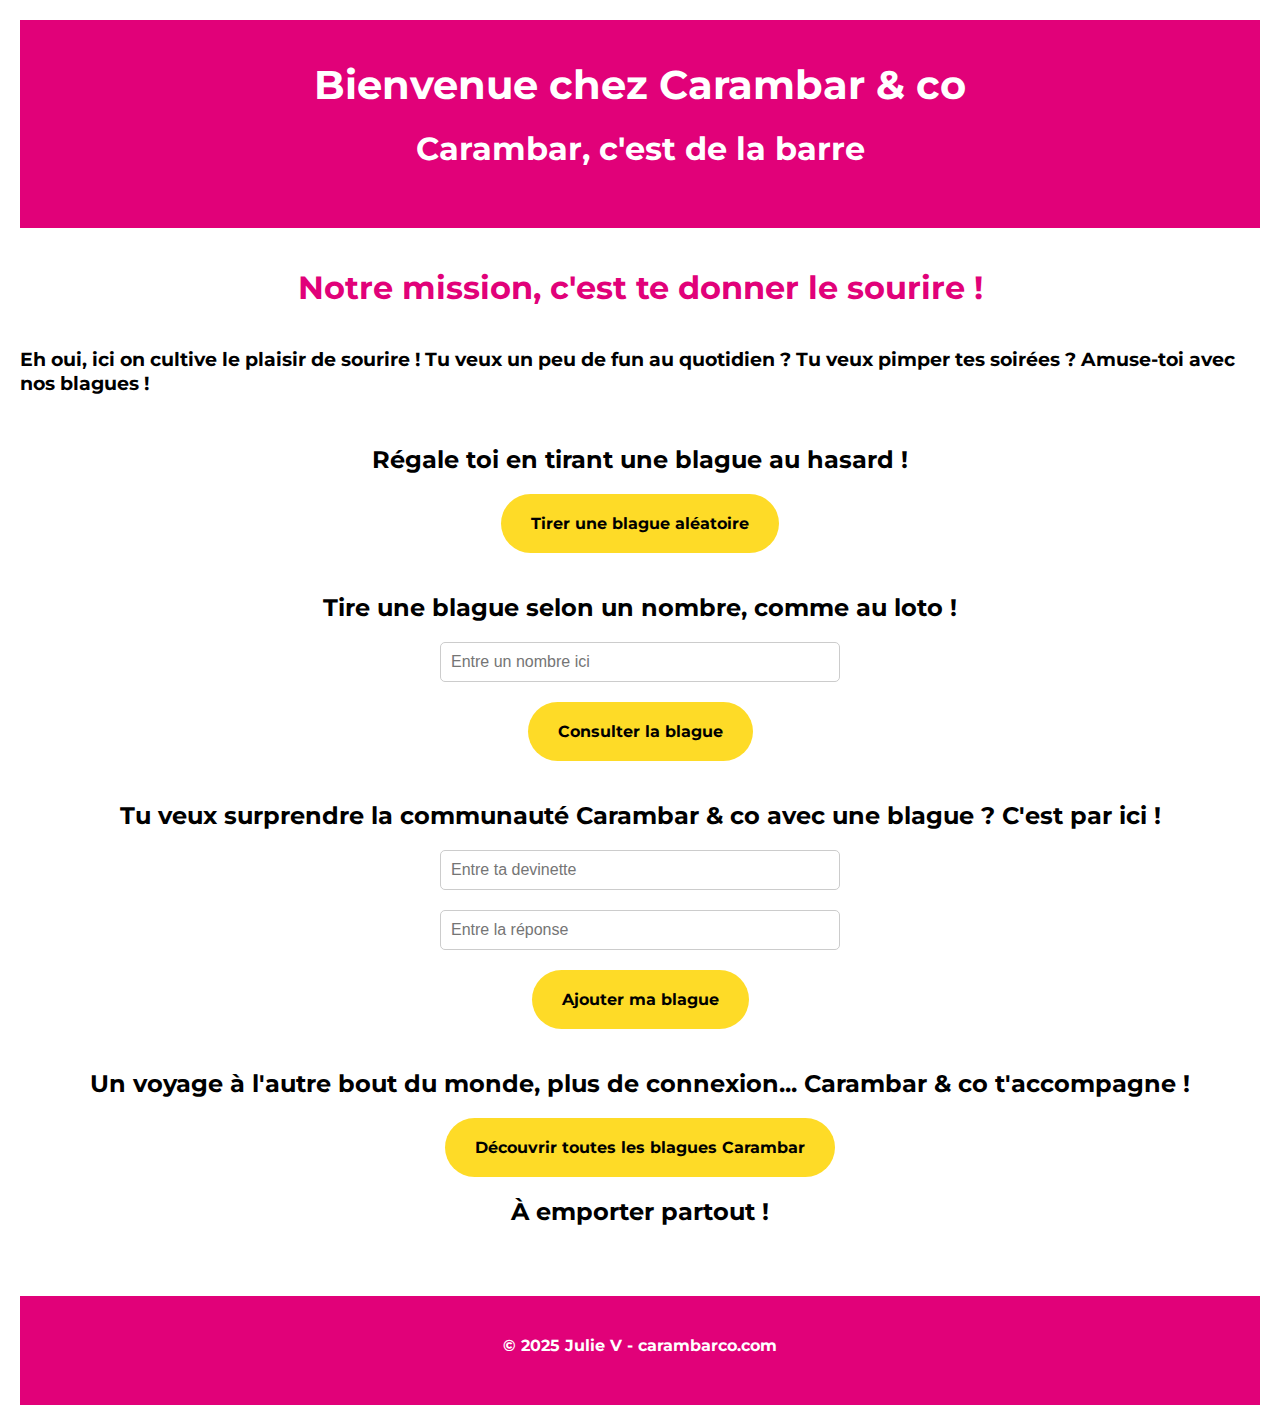
<file: index.html>
<!DOCTYPE html>
<html lang="fr">
  <head>
    <meta charset="UTF-8" />
    <meta name="viewport" content="width=device-width, initial-scale=1.0" />
    <title>Carambar & co - Blagues</title>
    <link
      href="https://fonts.googleapis.com/css2?family=Montserrat:wght@300;400;500;600&display=swap"
      rel="stylesheet"
    />
    <link rel="stylesheet" href="style.css" />
  </head>

  <body>
    <header>
      <h1>Bienvenue chez Carambar & co</h1>
      <h2>Carambar, c'est de la barre</h2>
      <!-- <div>
        <img src="./assets/logo-rose.png" alt="">
      </div> -->
    </header>

    <main>
      <section>
        <div id="mission">
          <h2>Notre mission, c'est te donner le sourire !</h2>
          <p>
            Eh oui, ici on cultive le plaisir de sourire ! Tu veux un peu de fun
            au quotidien ? Tu veux pimper tes soirées ? Amuse-toi avec nos
            blagues !
          </p>
          <!-- <div>
            <img src="./assets/photo-accueil.webp" alt="">
          </div> -->
        </div>

        <div id="randomJoke">
          <h3>Régale toi en tirant une blague au hasard !</h3>
          <button id="randomJokeBtn">Tirer une blague aléatoire</button>
          <p id="randomJokeContent" class="jokeContent">
            Ici apparaîtra la blague !
          </p>
          <!-- Le p sera remplacé par la blague tirée -->
        </div>

        <div id="lotteryJoke">
          <h3>Tire une blague selon un nombre, comme au loto !</h3>
          <input
            type="number"
            id="jokeIdInput"
            placeholder="Entre un nombre ici"
          />
          <button id="lotteryJokeBtn">Consulter la blague</button>
          <p id="lotteryJokeContent" class="jokeContent">
            Ici apparaîtra la blague !
          </p>
        </div>

        <div id="addJoke">
          <h3>
            Tu veux surprendre la communauté Carambar & co avec une blague ?
            C'est par ici !
          </h3>
          <input
            type="text"
            id="jokeQuestionInput"
            placeholder="Entre ta devinette"
          />
          <input
            type="text"
            id="jokeAnswerInput"
            placeholder="Entre la réponse"
          />
          <button id="addJokeBtn">Ajouter ma blague</button>
        </div>

        <div id="allJokes">
          <h3>
            Un voyage à l'autre bout du monde, plus de connexion... Carambar &
            co t'accompagne !
          </h3>
          <button id="allJokesBtn">
            Découvrir toutes les blagues Carambar
          </button>
          <p id="pEndAllJokes">À emporter partout !</p>
          <table id="allJokesTable"></table>
        </div>
      </section>
    </main>

    <footer>
      <p>
        © 2025 Julie V -
        <a href="https://www.carambarco.com" target="_blank">carambarco.com</a>
      </p>
    </footer>

    <script src="script.js"></script>
  </body>
</html>
</file>
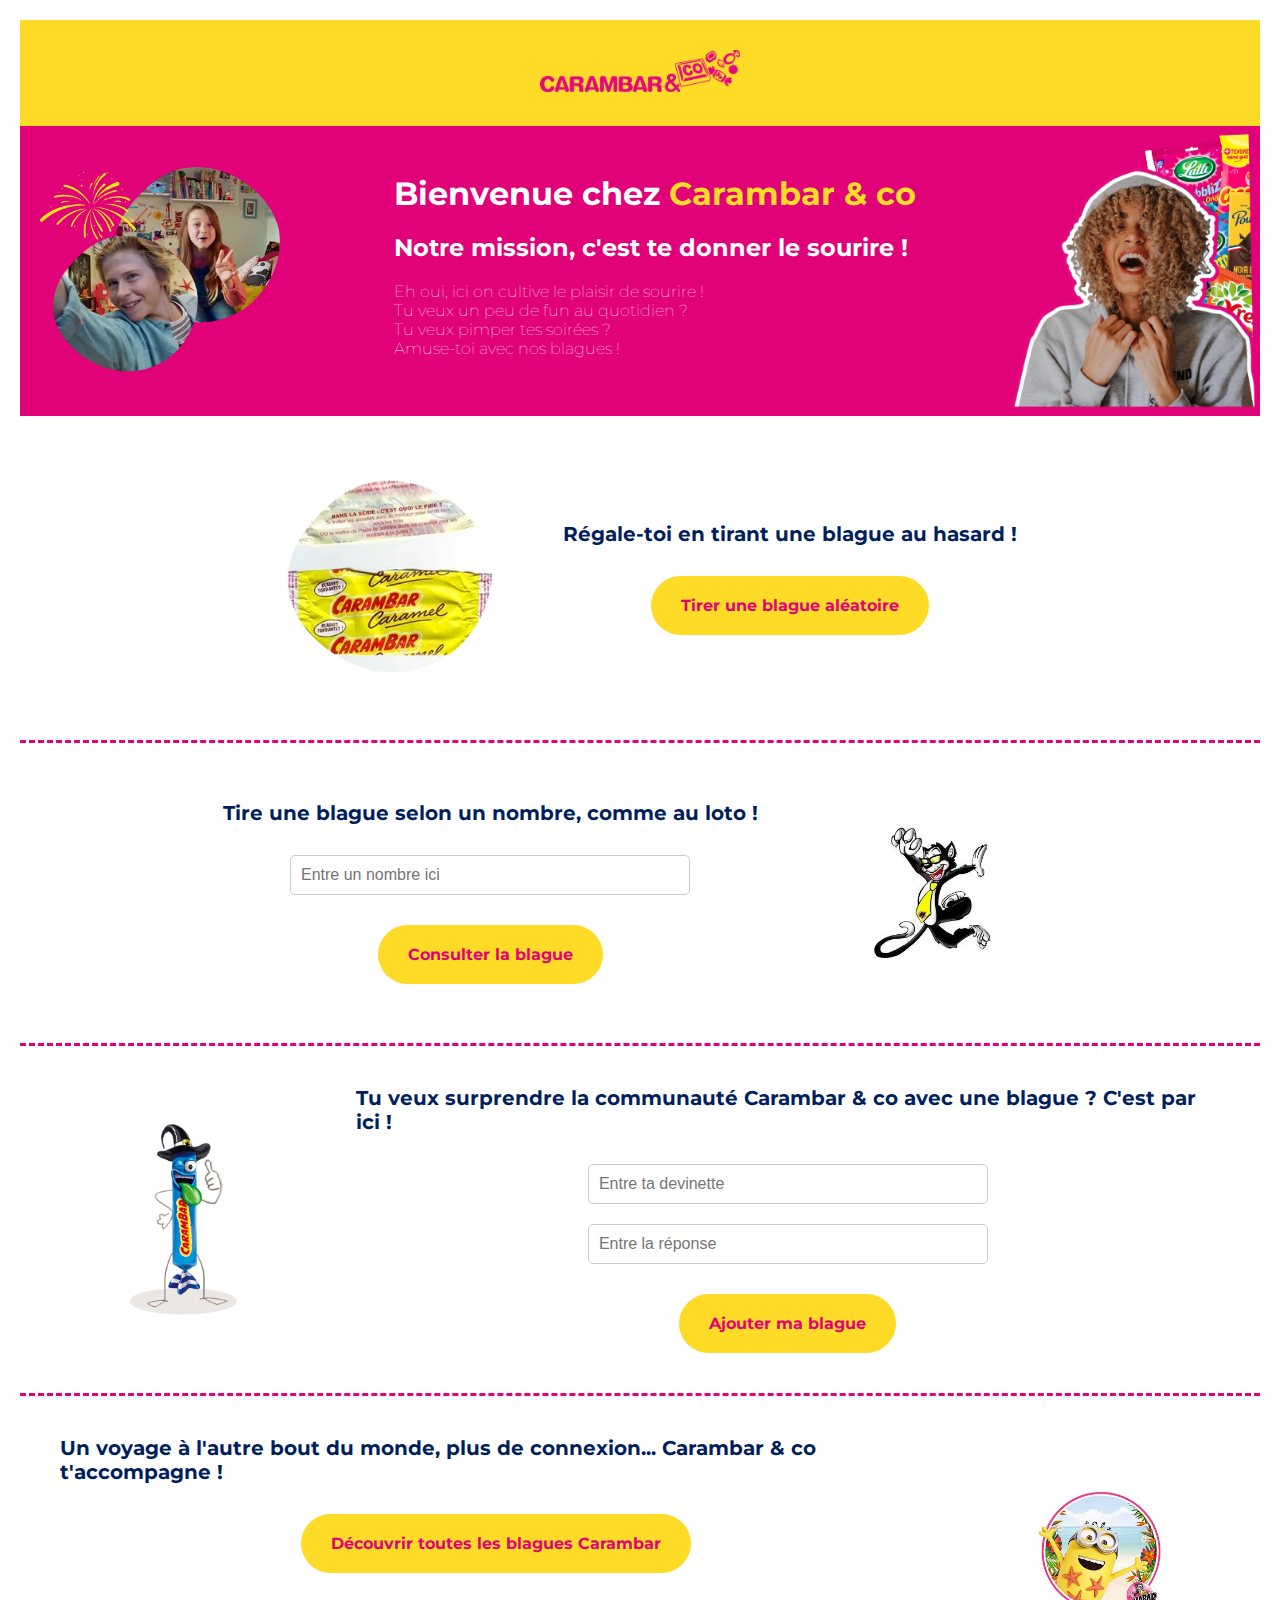
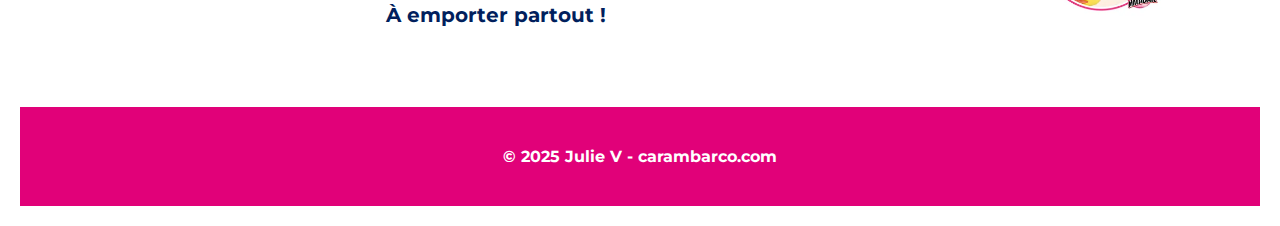
<file: docs/index.html>
<!DOCTYPE html>
<html lang="fr">
  <head>
    <meta charset="UTF-8" />
    <meta name="viewport" content="width=device-width, initial-scale=1.0" />
    <title>Carambar & co - Blagues</title>
    <link
      href="https://fonts.googleapis.com/css2?family=Montserrat:wght@300;400;500;600&display=swap"
      rel="stylesheet"
    />
    <link rel="stylesheet" href="style.css" />
  </head>

  <body>
    <header>
      <!-- <h1>Bienvenue chez</h1> -->
      <!-- <h2>Carambar, c'est de la barre</h2> -->
      <div id="headerLogo">
        <!-- <img src="./assets/whitelogo.png" alt="" /> -->
        <img src="./assets/pinkLogo.png" alt="" />
      </div>
    </header>

    <main>
      <section>
        <div id="mission">
          <div id="welcomePicLeft">
            <img src="./assets/carambar2.webp" alt="" />
          </div>
          <div id="missionText">
            <h1>Bienvenue chez <span id="carambarH1">Carambar & co</span></h1>
            <h2>Notre mission, c'est te donner le sourire !</h2>
            <p>
              Eh oui, ici on cultive le plaisir de sourire !<br />Tu veux un peu
              de fun au quotidien ?<br />Tu veux pimper tes soirées ?<br />Amuse-toi
              avec nos blagues !
            </p>
          </div>
          <div id="welcomePicRight">
            <img src="./assets/welcomePic.webp" alt="" />
          </div>
        </div>

        <article id="randomJoke">
          <div class="joke-img">
            <img src="./assets/carambar.webp" alt="" />
          </div>
          <div>
            <h3>Régale-toi en tirant une blague au hasard !</h3>
            <button id="randomJokeBtn">Tirer une blague aléatoire</button>
            <p id="randomJokeContent" class="jokeContent">
              Ici apparaîtra la blague !
            </p>
          </div>
        </article>

        <article id="lotteryJoke">
          <div>
            <h3>Tire une blague selon un nombre, comme au loto !</h3>
            <input
              type="number"
              id="jokeIdInput"
              placeholder="Entre un nombre ici"
            />
            <button id="lotteryJokeBtn">Consulter la blague</button>
            <p id="lotteryJokeContent" class="jokeContent">
              Ici apparaîtra la blague !
            </p>
          </div>
          <div class="joke-img">
            <img src="./assets/mabulle.webp" alt="" />
          </div>
        </article>

        <article id="addJoke">
          <div class="joke-img">
            <img src="./assets/blueCarambar.webp" alt="" />
          </div>
          <div>
            <h3>
              Tu veux surprendre la communauté Carambar & co avec une blague ?
              C'est par ici !
            </h3>
            <form action="">
              <input
                type="text"
                id="jokeQuestionInput"
                placeholder="Entre ta devinette"
              />
              <input
                type="text"
                id="jokeAnswerInput"
                placeholder="Entre la réponse"
              />
            </form>
            <button id="addJokeBtn">Ajouter ma blague</button>
          </div>
        </article>

        <article id="allJokes">
          <div>
            <h3>
              Un voyage à l'autre bout du monde, plus de connexion... Carambar &
              co t'accompagne !
            </h3>
            <button id="allJokesBtn">
              Découvrir toutes les blagues Carambar
            </button>
            <p id="pEndAllJokes">À emporter partout !</p>
            <table id="allJokesTable"></table>
          </div>
          <div class="joke-img">
            <img src="./assets/malabar.webp" alt="" />
          </div>
        </article>
      </section>
    </main>

    <footer>
      <p>
        © 2025 Julie V -
        <a href="https://www.carambarco.com" target="_blank">carambarco.com</a>
      </p>
    </footer>

    <script src="script.js"></script>
  </body>
</html>
</file>
<file: style.css>
* {
  margin: 0;
  padding: 0;
  box-sizing: border-box;
}

h1 {
  font-size: 2.5rem;
  margin-bottom: 20px;
}

h2 {
  font-size: 2rem;
  margin-bottom: 20px;
}

h3 {
  font-size: 1.5rem;
  /* margin-bottom: 20px; */
}

p {
  font-size: 1.2rem;
  font-weight: bolder;
  margin-bottom: 10px;
}

#pEndAllJokes {
  font-size: 1.5rem;
}

section {
  /* background-color: #e10179;
  color: white; */
  min-height: 70vh;
}

body {
  font-family: "Montserrat", sans-serif;
  padding: 20px;
  display: flex;
  flex-direction: column;
}

header {
  width: 100%;
  background-color: #e10179;
  color: white;
  /* color: black; */
  text-align: center;
  padding: 40px;
  margin-bottom: 40px;
}

#mission h2 {
  color: #e10179;
}

div {
  display: flex;
  flex-direction: column;
  align-items: center;
  gap: 20px;
  margin-bottom: 40px;
}

button {
  background-color: #fedb27;
  color: black;
  padding: 20px 30px;
  border: none;
  border-radius: 50px;
  cursor: pointer;
  font-family: "Montserrat", sans-serif;
  font-size: 1rem;
  font-weight: bold;
  /* margin-bottom: 20px; */
}

button:hover {
  background-color: #fedb27;
  color: black;
  transform: scale(1.1); /* + grand de 10% */
}

input {
  padding: 10px;
  width: 400px;
  border: 1px solid #ccc;
  border-radius: 5px;
  font-size: 1rem;
}

footer {
  width: 100%;
  background-color: #e10179;
  color: white;
  text-align: center;
  padding: 40px;
}

footer p {
  font-size: 1rem;
}

footer a {
  color: white;
  text-decoration: none;
}

footer a:hover {
  text-decoration: underline;
}

#randomJokeContent,
#lotteryJokeContent {
  display: none;
}

.jokeContent {
  background-color: #38ace3;
  color: white;
  font-size: 1.2rem;
  font-weight: bold;
  padding: 20px;
  border: none;
  border-radius: 5px;
}

table {
  max-width: 100%;
  border-collapse: collapse;
}
th,
td {
  border: 1px solid #ddd;
  padding: 8px;
  text-align: left;
}
th {
  background-color: #f2f2f2;
}
tr:nth-child(even) {
  background-color: #f9f9f9;
}
</file>
<file: docs/style.css>
* {
  margin: 0;
  padding: 0;
  box-sizing: border-box;
  color: #011f5d;
}

h1 {
  font-size: 2rem;
  margin-bottom: 20px;
}

h2 {
  font-size: 1.5rem;
  margin-bottom: 20px;
}

h3 {
  font-size: 1.25rem;
  /* margin-bottom: 20px; */
}

p {
  font-size: 1rem;
  font-weight: bold;
  margin-bottom: 10px;
}

#pEndAllJokes {
  font-size: 1.25rem;
}

section {
  min-height: 70vh;
}

body {
  font-family: "Montserrat", sans-serif;
  padding: 20px;
  display: flex;
  flex-direction: column;
}

header {
  width: 100%;
  /* background-color: #e10179; */
  /* color: black; */
  background-color: #fedb27;
  color: white;
  text-align: center;
  padding: 30px;
  /* margin-bottom: 40px; */
  display: flex;
  align-items: center;
  gap: 10px;
  justify-content: center;
  /* h1 {
    margin-bottom: 0;
  } */
}

#headerLogo {
  width: 200px;
  height: auto;
  margin-bottom: 0;
  img {
    width: 100%;
  }
}

#welcomePicRight {
  width: 250px;
  height: auto;
  margin-bottom: 0;
  img {
    width: 100%;
  }
}

#welcomePicLeft {
  width: 280px;
  height: auto;
  margin-bottom: 0;
  padding: 20px;
  img {
    width: 100%;
  }
}

#mission {
  display: flex;
  flex-direction: row;
  align-items: center;
  justify-content: space-between;
  background-color: #e10179;

  div {
    gap: 0px;
    margin-bottom: 0;
  }

  h1 {
    color: white;
  }

  span {
    color: #fedb27;
  }

  h2 {
    color: white;
  }

  p {
    align-self: flex-start;
    font-weight: lighter;
    color: white;
  }
}

#randomJoke,
#lotteryJoke,
#addJoke,
#allJokes {
  display: flex;
  flex-direction: row;
  align-items: center;
  justify-content: center;
  gap: 50px;
  border-bottom: 3px dashed #e10179;
  /* border-spacing: 6px; */
  padding: 40px;
  div {
    display: flex;
    flex-direction: column;
    align-items: center;
    gap: 30px;
    /* margin-bottom: 40px; */
  }
  .joke-img {
    width: 250px;
    height: auto;
    padding: 20px;
    img {
      width: 100%;
    }
  }
}

#allJokes {
  border: none;
}

button {
  background-color: #fedb27;
  color: #e10179;
  padding: 20px 30px;
  border: none;
  border-radius: 50px;
  cursor: pointer;
  font-family: "Montserrat", sans-serif;
  font-size: 1rem;
  font-weight: bold;
  /* margin-bottom: 20px; */
}

button:hover {
  background-color: #fedb27;
  color: #e10179;
  transform: scale(1.1); /* + grand de 10% */
}

form {
  display: flex;
  flex-direction: column;
  align-items: center;
  gap: 20px;
}

input {
  padding: 10px;
  width: 400px;
  border: 1px solid #ccc;
  border-radius: 5px;
  font-size: 1rem;
}

footer {
  width: 100%;
  background-color: #e10179;
  color: white;
  text-align: center;
  padding: 40px;
}

footer {
  font-size: 1rem;
  p {
    color: white;
    margin-bottom: 0;
  }
}

footer a {
  color: white;
  text-decoration: none;
}

footer a:hover {
  text-decoration: underline;
}

#randomJokeContent,
#lotteryJokeContent {
  display: none;
}

.jokeContent {
  background-color: #38ace3;
  color: white;
  font-size: 1rem;
  font-weight: bold;
  padding: 20px;
  border: none;
  border-radius: 5px;
  display: flex;
  flex-direction: column;
}

.question {
  font-weight: bold;
  color: white;
}

.answer {
  font-size: 0.75rem;
  margin-bottom: 0;
}

table {
  max-width: 100%;
  border-collapse: collapse;
  padding: 20px;
}
th,
td {
  border: 1px solid #ddd;
  padding: 8px;
  text-align: left;
}
th {
  background-color: #f2f2f2;
}
tr:nth-child(even) {
  background-color: #f9f9f9;
}

@media screen and (max-width: 768px) {
  body {
    padding: 10px;
  }

  h1 {
    font-size: 1.5rem;
  }

  h2 {
    font-size: 1.25rem;
  }

  h3 {
    font-size: 1rem;
  }

  p {
    font-size: 1rem;
  }

  #welcomePicLeft {
    display: none;
  }

  #welcomePicRight {
    width: 50%;
  }

  #mission {
    flex-direction: column;
    align-items: center;
    h1 {
      margin-top: 30px;
    }
  }

  #missionText {
    text-align: center;
    padding: 10px;
  }

  #randomJoke,
  #lotteryJoke,
  #addJoke,
  #allJokes {
    flex-direction: column;
    gap: 30px;
  }

  .joke-img {
    width: 200px;
  }

  input {
    width: 90%;
  }

  button {
    width: 90%;
    padding: 15px;
  }

  #allJokes{
    .joke-img {
      display: none;
    }
  }

  footer {
    padding: 10px;
  }
}
</file>
